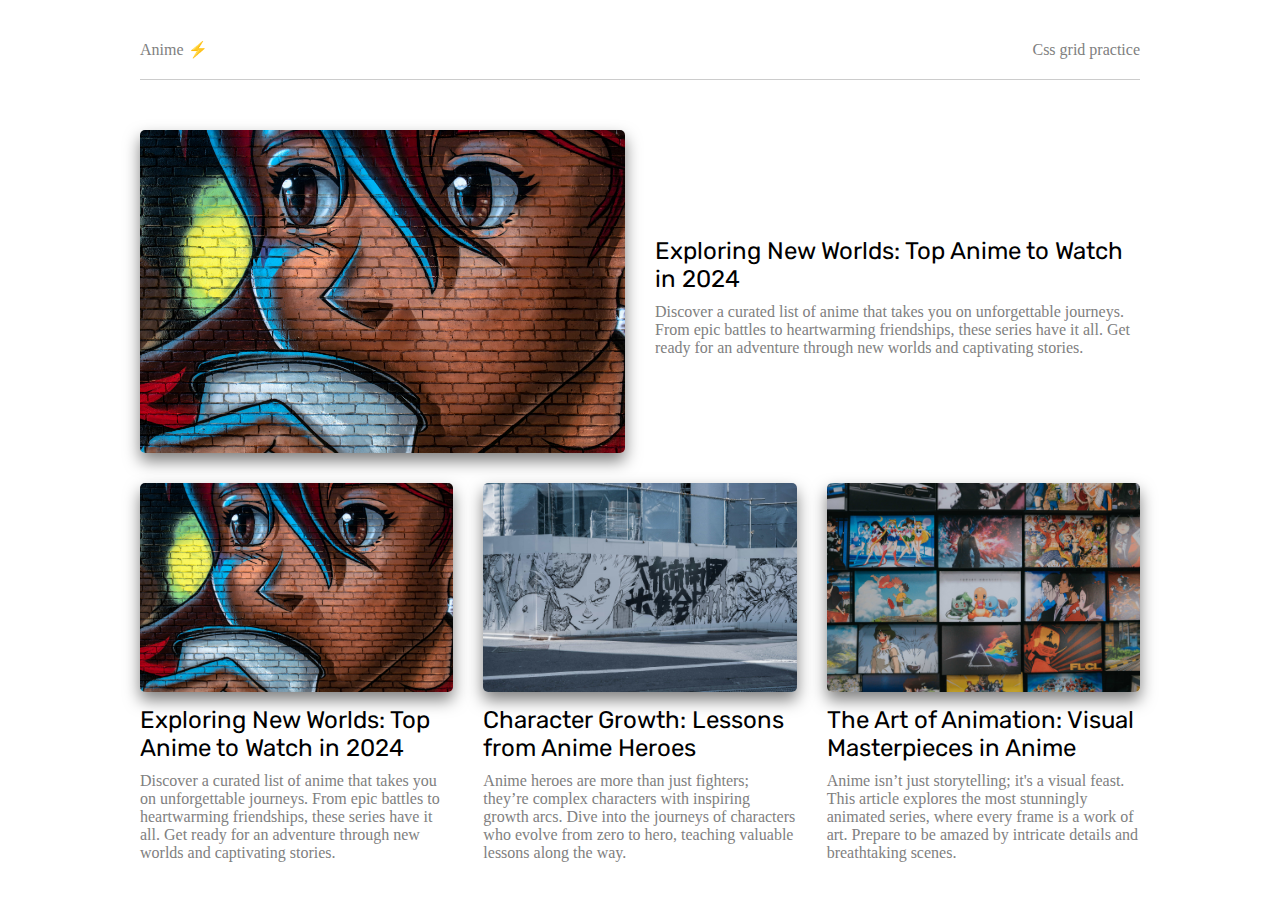
<file: column-layout/index.html>
<!DOCTYPE html>
<html lang="en">

<head>
  <meta charset="UTF-8">
  <meta name="viewport" content="width=device-width, initial-scale=1.0">
  <title>CSS Grid</title>
  <link rel="stylesheet" href="./style.css">
</head>

<body>
  <div class="container">
    <header>
      <p>Anime ⚡</p>
      <p>Css grid practice</p>
    </header>
  </div>
  <div class="container">
    <div class="grid-container">
      <article class="featured-article">
        <img src="files/anime-img (1)-min.jpg" alt="">
        <div class="content">
          <h2>Exploring New Worlds: Top Anime to Watch in 2024</h2>
          <p>Discover a curated list of anime that takes you on unforgettable journeys. From epic battles to
            heartwarming
            friendships, these series have it all. Get ready for an adventure through new worlds and captivating
            stories.
          </p>
        </div>
      </article>
      <article>
        <img src="files/anime-img (1)-min.jpg" alt="">
        <div class="content">
          <h2>Exploring New Worlds: Top Anime to Watch in 2024</h2>
          <p>Discover a curated list of anime that takes you on unforgettable journeys. From epic battles to
            heartwarming
            friendships, these series have it all. Get ready for an adventure through new worlds and captivating
            stories.
          </p>
        </div>
      </article>
      <article>
        <img src="files/anime-img (2)-min.jpg" alt="">
        <div class="content">
          <h2>Character Growth: Lessons from Anime Heroes</h2>
          <p>Anime heroes are more than just fighters; they’re complex characters with inspiring growth arcs. Dive into
            the journeys of characters who evolve from zero to hero, teaching valuable lessons along the way.</p>
        </div>
      </article>
      <article>
        <img src="files/anime-img (3)-min.jpg" alt="">
        <div class="content">
          <h2>The Art of Animation: Visual Masterpieces in Anime</h2>
          <p>Anime isn’t just storytelling; it's a visual feast. This article explores the most stunningly animated
            series, where every frame is a work of art. Prepare to be amazed by intricate details and breathtaking
            scenes.
          </p>
        </div>
      </article>
    </div>
  </div>



  <script src="script.js"></script>
</body>

</html>
</file>
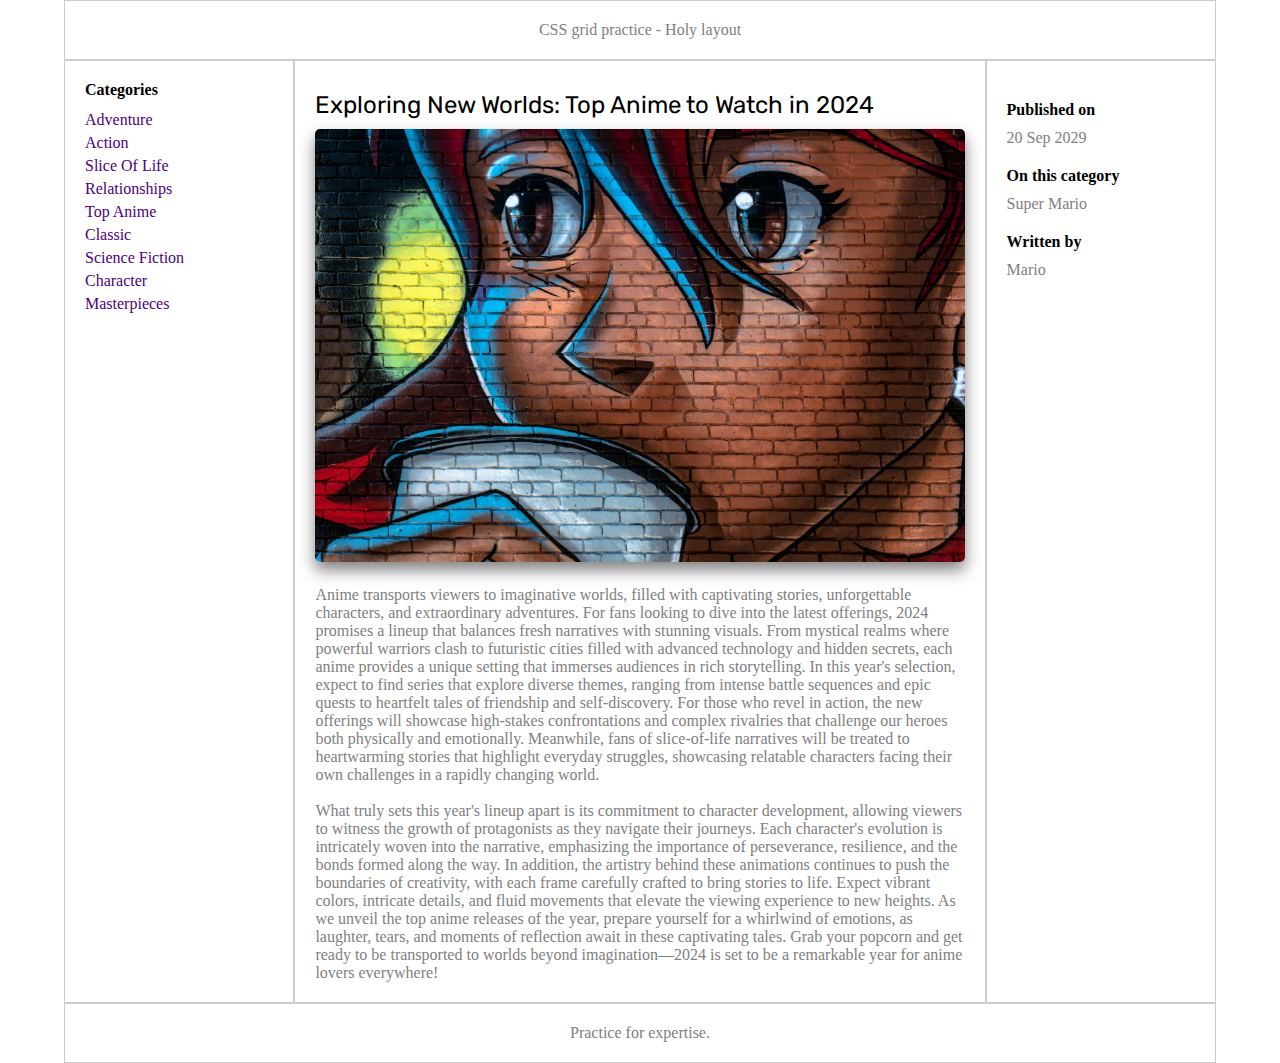
<file: holy-layout/index.html>
<!DOCTYPE html>
<html lang="en">

<head>
  <meta charset="UTF-8">
  <meta name="viewport" content="width=device-width, initial-scale=1.0">
  <title>CSS Grid</title>
  <link rel="stylesheet" href="./style.css">
</head>

<body>
  <header>
    <div class="container">
      <p>CSS grid practice - Holy layout</p>
    </div>
  </header>
  <div class="container">
    <div class="grid-container">
      <aside class="categories">
        <div>
          <h4>Categories</h4>
          <div class="links">
            <a href="#">Adventure</a>
            <a href="#">Action</a>
            <a href="#">Slice Of Life</a>
            <a href="#">Relationships</a>
            <a href="#">Top Anime </a>
            <a href="#">Classic </a>
            <a href="#">Science Fiction</a>
            <a href="#">Character</a>
            <a href="#">Masterpieces</a>
          </div>

        </div>

      </aside>

      <article class="featured-article">
        <h2>Exploring New Worlds: Top Anime to Watch in 2024</h2>
        <img src="files/anime-img (1)-min.jpg" alt="">
        <div class="content">
          <p>Anime transports viewers to imaginative worlds, filled with captivating stories, unforgettable characters,
            and extraordinary adventures. For fans looking to dive into the latest offerings, 2024 promises a lineup
            that balances fresh narratives with stunning visuals. From mystical realms where powerful warriors clash to
            futuristic cities filled with advanced technology and hidden secrets, each anime provides a unique setting
            that immerses audiences in rich storytelling. In this year's selection, expect to find series that explore
            diverse themes, ranging from intense battle sequences and epic quests to heartfelt tales of friendship and
            self-discovery. For those who revel in action, the new offerings will showcase high-stakes confrontations
            and complex rivalries that challenge our heroes both physically and emotionally. Meanwhile, fans of
            slice-of-life narratives will be treated to heartwarming stories that highlight everyday struggles,
            showcasing relatable characters facing their own challenges in a rapidly changing world.
            <br>
            <br>
            What truly sets this year's lineup apart is its commitment to character development, allowing viewers to
            witness the growth of protagonists as they navigate their journeys. Each character's evolution is
            intricately woven into the narrative, emphasizing the importance of perseverance, resilience, and the bonds
            formed along the way. In addition, the artistry behind these animations continues to push the boundaries of
            creativity, with each frame carefully crafted to bring stories to life. Expect vibrant colors, intricate
            details, and fluid movements that elevate the viewing experience to new heights. As we unveil the top anime
            releases of the year, prepare yourself for a whirlwind of emotions, as laughter, tears, and moments of
            reflection await in these captivating tales. Grab your popcorn and get ready to be transported to worlds
            beyond imagination—2024 is set to be a remarkable year for anime lovers everywhere!
          </p>
        </div>
      </article>

      <aside class="info-sidebar">
        <div class="post-info">
          <h4>Published on</h4>
          <p>20 Sep 2029</p>
          <h4>On this category</h4>
          <p>Super Mario</p>
          <h4>Written by</h4>
          <p>Mario</p>
        </div>
      </aside>
    </div>
  </div>

  <footer>
    <div class="container">
      <p>Practice for expertise.</p>
    </div>
  </footer>


  <script src="script.js"></script>
</body>

</html>
</file>
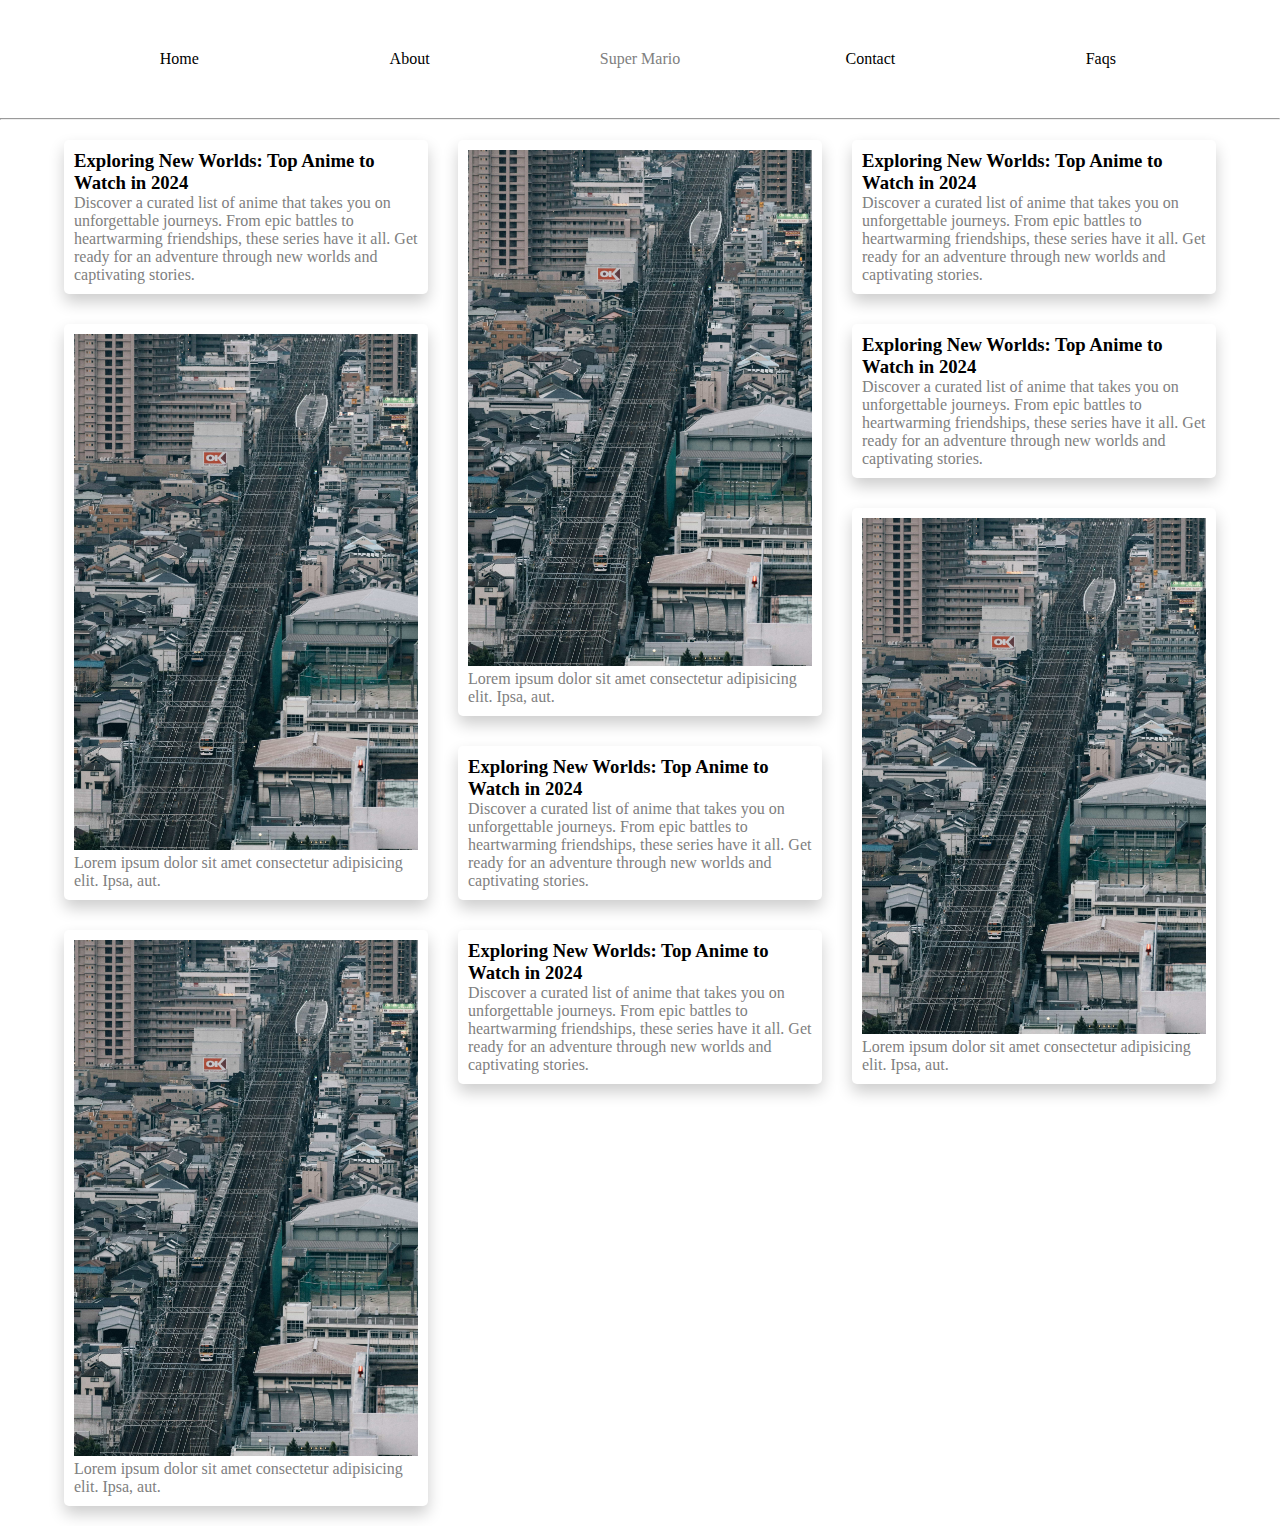
<file: masonry-layout/index.html>
<!DOCTYPE html>
<html lang="en">

<head>
  <meta charset="UTF-8">
  <meta name="viewport" content="width=device-width, initial-scale=1.0">
  <title>CSS Grid</title>
  <link rel="stylesheet" href="./style.css">
</head>

<body>
  <header>
    <div class="container">
      <nav>
        <a href="/">Home</a>
        <a href="/">About</a>
        <p>Super Mario</p>
        <a href="/">Contact</a>
        <a href="/">Faqs</a>
      </nav>
    </div>
  </header>
  <hr>
  <section>
    <div class="container">
      <div class="grid-container">

        <article>
          <h3>Exploring New Worlds: Top Anime to Watch in 2024</h3>
          <p>Discover a curated list of anime that takes you on unforgettable journeys. From epic battles to heartwarming friendships, these series have it all. Get ready for an adventure through new worlds and captivating stories.</p>
        </article>

        <div class="img-card tall">
          <img src="./files/taller-img-min.jpg" alt="">
          <p>Lorem ipsum dolor sit amet consectetur adipisicing elit. Ipsa, aut.</p>
        </div>

        <article>
          <h3>Exploring New Worlds: Top Anime to Watch in 2024</h3>
          <p>Discover a curated list of anime that takes you on unforgettable journeys. From epic battles to heartwarming friendships, these series have it all. Get ready for an adventure through new worlds and captivating stories.</p>
        </article>

        <div class="img-card tall">
          <img src="./files/taller-img-min.jpg" alt="">
          <p>Lorem ipsum dolor sit amet consectetur adipisicing elit. Ipsa, aut.</p>
        </div>

        <article>
          <h3>Exploring New Worlds: Top Anime to Watch in 2024</h3>
          <p>Discover a curated list of anime that takes you on unforgettable journeys. From epic battles to heartwarming friendships, these series have it all. Get ready for an adventure through new worlds and captivating stories.</p>
        </article>

        <div class="img-card tall">
          <img src="./files/taller-img-min.jpg" alt="">
          <p>Lorem ipsum dolor sit amet consectetur adipisicing elit. Ipsa, aut.</p>
        </div>

        <article>
          <h3>Exploring New Worlds: Top Anime to Watch in 2024</h3>
          <p>Discover a curated list of anime that takes you on unforgettable journeys. From epic battles to heartwarming friendships, these series have it all. Get ready for an adventure through new worlds and captivating stories.</p>
        </article>
        
        <div class="img-card tall">
          <img src="./files/taller-img-min.jpg" alt="">
          <p>Lorem ipsum dolor sit amet consectetur adipisicing elit. Ipsa, aut.</p>
        </div>

        <article>
          <h3>Exploring New Worlds: Top Anime to Watch in 2024</h3>
          <p>Discover a curated list of anime that takes you on unforgettable journeys. From epic battles to heartwarming friendships, these series have it all. Get ready for an adventure through new worlds and captivating stories.</p>
        </article>

      </div>
    </div>
  </section>


  <script src="script.js"></script>
</body>

</html>
</file>
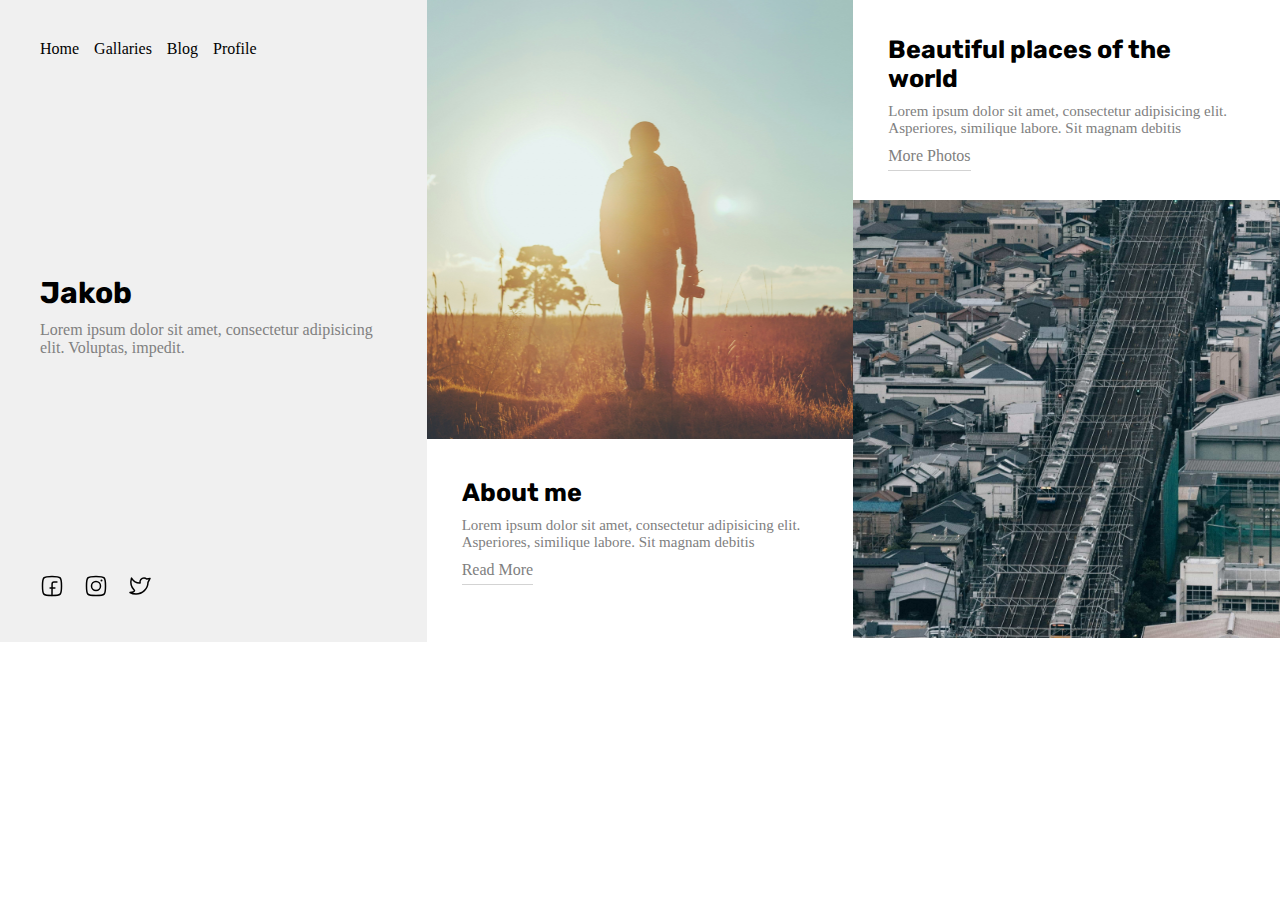
<file: photographer-portfolio/index.html>
<!DOCTYPE html>
<html lang="en">

<head>
  <meta charset="UTF-8">
  <meta name="viewport" content="width=device-width, initial-scale=1.0">
  <title>CSS Grid</title>
  <link rel="stylesheet" href="./style.css">
</head>

<body>
  <section class="grid-container">
    <div class="first-part">
      <nav>
        <a href="/">Home</a>
        <a href="/">Gallaries</a>
        <a href="/">Blog</a>
        <a href="/">Profile</a>
      </nav>
      <div class="main-content">
        <h3>Jakob</h3>
        <p>Lorem ipsum dolor sit amet, consectetur adipisicing elit. Voluptas, impedit.</p>
      </div>
      <div class="social-icons">
        <a href="#"><svg xmlns="http://www.w3.org/2000/svg" viewBox="0 0 24 24" width="24" height="24" color="#000000"
            fill="none">
            <path
              d="M2.5 12C2.5 7.52166 2.5 5.28249 3.89124 3.89124C5.28249 2.5 7.52166 2.5 12 2.5C16.4783 2.5 18.7175 2.5 20.1088 3.89124C21.5 5.28249 21.5 7.52166 21.5 12C21.5 16.4783 21.5 18.7175 20.1088 20.1088C18.7175 21.5 16.4783 21.5 12 21.5C7.52166 21.5 5.28249 21.5 3.89124 20.1088C2.5 18.7175 2.5 16.4783 2.5 12Z"
              stroke="currentColor" stroke-width="1.5" stroke-linejoin="round" />
            <path
              d="M16.9265 8.02637H13.9816C12.9378 8.02637 12.0894 8.86847 12.0817 9.91229L11.9964 21.4268M10.082 14.0017H14.8847"
              stroke="currentColor" stroke-width="1.5" stroke-linecap="round" stroke-linejoin="round" />
          </svg></a>
        <a href="#"><svg xmlns="http://www.w3.org/2000/svg" viewBox="0 0 24 24" width="24" height="24" color="#000000"
            fill="none">
            <path
              d="M2.5 12C2.5 7.52166 2.5 5.28249 3.89124 3.89124C5.28249 2.5 7.52166 2.5 12 2.5C16.4783 2.5 18.7175 2.5 20.1088 3.89124C21.5 5.28249 21.5 7.52166 21.5 12C21.5 16.4783 21.5 18.7175 20.1088 20.1088C18.7175 21.5 16.4783 21.5 12 21.5C7.52166 21.5 5.28249 21.5 3.89124 20.1088C2.5 18.7175 2.5 16.4783 2.5 12Z"
              stroke="currentColor" stroke-width="1.5" stroke-linejoin="round" />
            <path
              d="M16.5 12C16.5 14.4853 14.4853 16.5 12 16.5C9.51472 16.5 7.5 14.4853 7.5 12C7.5 9.51472 9.51472 7.5 12 7.5C14.4853 7.5 16.5 9.51472 16.5 12Z"
              stroke="currentColor" stroke-width="1.5" />
            <path d="M17.5078 6.5L17.4988 6.5" stroke="currentColor" stroke-width="2" stroke-linecap="round"
              stroke-linejoin="round" />
          </svg></a>
        <a href="#"><svg xmlns="http://www.w3.org/2000/svg" viewBox="0 0 24 24" width="24" height="24" color="#000000"
            fill="none">
            <path
              d="M2 18.5C3.76504 19.521 5.81428 20 8 20C14.4808 20 19.7617 14.8625 19.9922 8.43797L22 4.5L18.6458 5C17.9407 4.37764 17.0144 4 16 4C13.4276 4 11.5007 6.51734 12.1209 8.98003C8.56784 9.20927 5.34867 7.0213 3.48693 4.10523C2.25147 8.30185 3.39629 13.3561 6.5 16.4705C6.5 17.647 3.5 18.3488 2 18.5Z"
              stroke="currentColor" stroke-width="1.5" stroke-linejoin="round" />
          </svg></a>
      </div>
    </div>

    <div class="second-part">
      <img src="./files/photographer.jpg" alt="">
      <div class="content">
        <h3>About me</h3>
        <p>Lorem ipsum dolor sit amet, consectetur adipisicing elit. Asperiores, similique labore. Sit magnam debitis</p>
        <a href="#">Read More</a>
      </div>
    </div>

    <div class="third-part">
      <div class="content">
        <h3>Beautiful places of the world</h3>
        <p>Lorem ipsum dolor sit amet, consectetur adipisicing elit. Asperiores, similique labore. Sit magnam debitis</p>
        <a href="#">More Photos</a>
      </div>
      <img src="./files/taller-img-min.jpg" alt="">
    </div>


  </section>


  <script src="script.js"></script>
</body>

</html>
</file>
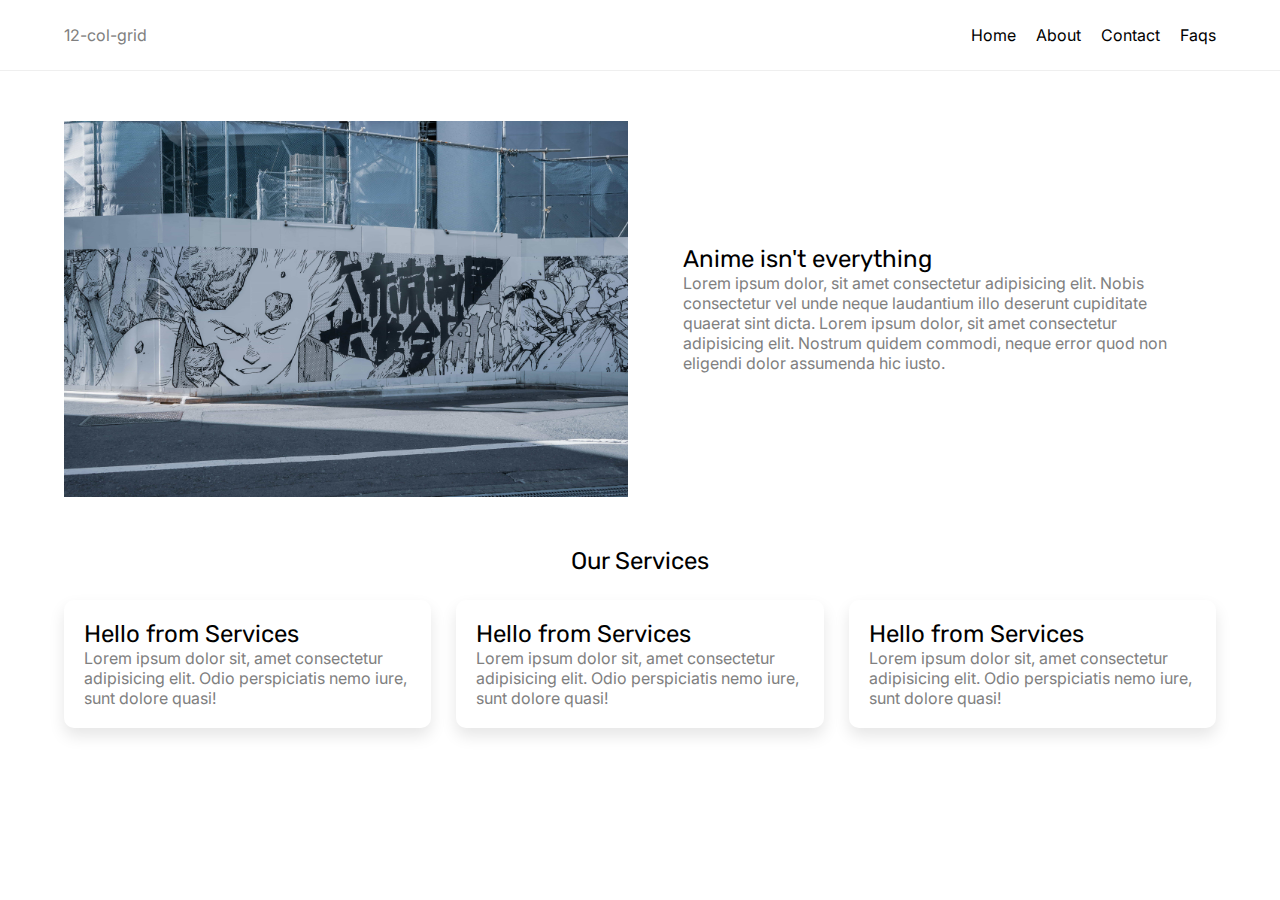
<file: twelve-col-layout/index.html>
<!DOCTYPE html>
<html lang="en">

<head>
  <meta charset="UTF-8">
  <meta name="viewport" content="width=device-width, initial-scale=1.0">
  <title>CSS Grid</title>
  <link rel="stylesheet" href="./style.css">
</head>

<body>
  <header>
    <div class="container">
      <section class="grid-container">
        <p class="logo">12-col-grid</p>
        <nav>
          <a href="/">Home</a>
          <a href="/">About</a>
          <a href="/">Contact</a>
          <a href="/">Faqs</a>
        </nav>
      </section>
    </div>
  </header>
  <section class="hero-section">
    <div class="container">
      <div class="grid-container">
        <img src="./files/anime-img (2)-min.jpg" alt="">
        <div class="content">
          <h2>Anime isn't everything</h2>
          <p>Lorem ipsum dolor, sit amet consectetur adipisicing elit. Nobis consectetur vel unde neque laudantium illo deserunt cupiditate quaerat sint dicta. Lorem ipsum dolor, sit amet consectetur adipisicing elit. Nostrum quidem commodi, neque error quod non eligendi dolor assumenda hic iusto.</p>
        </div>
      </div>
    </div>
  </section>
  <section class="service-section">
    <div class="container">
      <div class="grid-container">
        <div class="title">
          <h2>Our Services</h2>
        </div>
          <div class="card">
            <h2>Hello from Services</h2>
            <p>Lorem ipsum dolor sit, amet consectetur adipisicing elit. Odio perspiciatis nemo iure, sunt dolore quasi!</p>
          </div>
          <div class="card">
            <h2>Hello from Services</h2>
            <p>Lorem ipsum dolor sit, amet consectetur adipisicing elit. Odio perspiciatis nemo iure, sunt dolore quasi!</p>
          </div>
          <div class="card">
            <h2>Hello from Services</h2>
            <p>Lorem ipsum dolor sit, amet consectetur adipisicing elit. Odio perspiciatis nemo iure, sunt dolore quasi!</p>
          </div>
      </div>
    </div>
  </section>


  <script src="script.js"></script>
</body>

</html>
</file>
<file: column-layout/style.css>
@import url('https://fonts.googleapis.com/css2?family=Afacad+Flux:wght@100..1000&family=DM+Mono:ital,wght@0,300;0,400;0,500;1,300;1,400;1,500&family=Rubik:ital,wght@0,300..900;1,300..900&display=swap');

*{
  margin: 0;
  padding: 0;
  box-sizing: border-box;

}
h2{
  font-family: "Rubik", sans-serif;
  font-weight: normal;
}
p{
  font-family: inter;
  color: gray;
}
.container{
  max-width: 1000px;
  width: 90%;
  margin: 0 auto;
}
header{
  margin: 20px 0;
  padding: 20px 0;
  border-bottom: 1px solid #ccc;
  display: flex;
  justify-content: space-between;
  align-items: center;
}

.grid-container{
  margin: 50px 0;
  display: grid;
  grid-template-columns: repeat(3, 1fr);
  gap: 30px;
}
article img {
  width: 100%;
  border-radius: 5px;
  box-shadow: 0 8px 16px 0 rgba(0, 0, 0, 0.5);
}
article h2 {
  margin: 10px 0;
}
.featured-article{
  grid-column: span 3;
  display: grid;
  grid-template-columns: repeat(2, 1fr);
  gap: 30px;
  align-items: center;
}

@media screen and (max-width: 768px){
  article{
    grid-column: span 3;
    display: grid;
    grid-template-columns: repeat(2, 1fr);
    gap: 30px;
    align-items: center;
  }
  .featured-article{
    grid-template-columns:  1fr;
  }
}

@media screen and (max-width: 680px){
  article{
    grid-column: span 3;
    display: block;
  }
  .featured-article{
    grid-template-columns:  1fr;
  }
}
</file>
<file: holy-layout/style.css>
@import url('https://fonts.googleapis.com/css2?family=Afacad+Flux:wght@100..1000&family=DM+Mono:ital,wght@0,300;0,400;0,500;1,300;1,400;1,500&family=Rubik:ital,wght@0,300..900;1,300..900&display=swap');

*{
  margin: 0;
  padding: 0;
  box-sizing: border-box;

}
h2{
  font-family: "Rubik", sans-serif;
  font-weight: normal;
}
p{
  font-family: inter;
  color: gray;
}
.container{
  max-width: 1200px;
  width: 90%;
  margin: 0 auto;
}

header .container {
  padding: 20px 0;
  border: 1px solid #ccc;
  text-align: center;
}
.grid-container{
  display: grid;
  grid-template-columns: repeat(5, 1fr);
}
.grid-container > *{
  padding: 20px;
  border: 1px solid #ccc;
}
.links {
  display: flex;
  flex-direction: column;
  gap: 5px;
  margin-top: 12px;
}

.links a {
  text-decoration: none;
  color: indigo;
}
article{
  grid-column: span 3;
}
article img {
  width: 100%;
  border-radius: 5px;
  box-shadow: 0 8px 16px 0 rgba(0, 0, 0, 0.5);
  margin-bottom: 20px;
}
article h2 {
  margin: 10px 0;
}

aside .post-info h4{
  margin: 20px 0 10px;
}

footer .container {
  padding: 20px 0;
  border: 1px solid #ccc;
  text-align: center;
}

@media screen and (max-width: 1000px) {
  .categories{
    grid-column: span 5;
  }
  .categories .links {
    display: inline-block;
  }
  .categories .links a{
    margin-right: 10px;
  }
  article{
    grid-column: span 4;
  }
  /* .info-sidebar{
    grid-column: span 1;
  } */
}

@media screen and (max-width: 800px) {
  .categories{
    grid-column: span 5;
  }
  .categories .links {
    display: inline-block;
  }
  .categories .links a{
    margin-right: 10px;
  }
  article{
    grid-column: span 5;
  }
  .info-sidebar{
    grid-column: span 5;
  }
}
</file>
<file: masonry-layout/style.css>
@import url('https://fonts.googleapis.com/css2?family=Afacad+Flux:wght@100..1000&family=DM+Mono:ital,wght@0,300;0,400;0,500;1,300;1,400;1,500&family=Rubik:ital,wght@0,300..900;1,300..900&display=swap');

*{
  margin: 0;
  padding: 0;
  box-sizing: border-box;

}
h2{
  font-family: "Rubik", sans-serif;
  font-weight: normal;
}
p{
  font-family: inter;
  color: gray;
}
.container{
  max-width: 1200px;
  width: 90%;
  margin: 0 auto;
}
.img-card img {
  width: 100%;
}
nav{
  padding: 50px 0;
  display: grid;
  grid-template-columns: repeat(5, 1fr);
  justify-items: center;
  align-items: center;
}
@media screen and (max-width:640px) {
  nav{
    grid-template-columns: repeat(4, 1fr);
    grid-row-gap: 20px;
  }
  nav > p {
    grid-column: span 5;
    grid-row: 1;
  }
}
nav a {
  text-decoration: none;
  color: black;
}
.grid-container{
  margin: 20px 0;
  display: grid;
  grid-template-columns: repeat(3, 1fr);
  gap: 30px;
  align-items: start;
}
.img-card{
  padding: 10px;
  box-shadow: 0 8px 16px 0 rgba(0, 0, 0, 0.2);
  border-radius: 5px;
  grid-row: span 3;
}
article{
  padding: 10px;
  box-shadow: 0 8px 16px 0 rgba(0, 0, 0, 0.2);
  border-radius: 5px;
}

@media screen and (max-width: 1060px) {
  .grid-container{
    grid-template-columns: repeat(2, 1fr);
    align-items: stretch;
  }
  .img-card{
    grid-row: span 4;
  }
}

@media screen and (max-width: 880px) {
  .grid-container{
    grid-template-columns: 1fr;
    align-items: start;
  }
  .img-card{
    grid-row: span 3;
  }
}
</file>
<file: photographer-portfolio/style.css>
@import url('https://fonts.googleapis.com/css2?family=Afacad+Flux:wght@100..1000&family=DM+Mono:ital,wght@0,300;0,400;0,500;1,300;1,400;1,500&family=Rubik:ital,wght@0,300..900;1,300..900&display=swap');

*{
  margin: 0;
  padding: 0;
  box-sizing: border-box;

}
h2, h3, h4, h5, h6{
  font-family: "Rubik", sans-serif;
  font-weight: normal;
}
p{
  font-family: inter;
  color: gray;
}
img{
  width: 100%;
}
.container{
  max-width: 1200px;
  width: 90%;
  margin: 0 auto;
}
.grid-container{
  display: grid;
  grid-template-columns: repeat(3, 1fr);
}
.first-part{
  padding: 40px;
  display: flex;
  flex-direction: column;
  justify-content: space-between;
  background-color: #efefefef;
}
nav {
  display: flex;
  gap: 15px;
}

nav a {
  text-decoration: none;
  color: black;
}
.first-part .main-content h3 {
  font-size: 30px;
  margin-bottom: 10px;
  font-weight: bold;
}
.social-icons {
  display: flex;
  gap: 20px;
}

.content{
  padding: 35px;
}
.content h3{
  font-size: 25px;
  font-weight: bold;
  margin-bottom: 5px;
}
.content p{
  font-size: 15px;
  margin: 10px 0;
}
.content a{
  text-decoration: none;
  color: gray;
  padding-bottom: 6px;
  border-bottom: 1px solid #d3d3d3;
}
@media screen and (max-width: 900px){
  .grid-container{
    display: grid;
    grid-template-columns: repeat(2, 1fr);
  }
  .third-part{
    grid-column: span 2;
    display: grid;
    grid-template-columns: repeat(2, 1fr);
    align-items: center;
  }
}
@media screen and (max-width: 600px){
  .first-part .main-content{
    padding: 50px 0;
  }
  .first-part, .second-part, .third-part{
    grid-column: span 2;
  }
  .third-part{
    display: block;
  }
}
</file>
<file: twelve-col-layout/style.css>
@import url('https://fonts.googleapis.com/css2?family=Afacad+Flux:wght@100..1000&family=DM+Mono:ital,wght@0,300;0,400;0,500;1,300;1,400;1,500&family=Rubik:ital,wght@0,300..900;1,300..900&display=swap');
@import url('https://fonts.googleapis.com/css2?family=Inter:ital,opsz,wght@0,14..32,100..900;1,14..32,100..900&display=swap');
*{
  margin: 0;
  padding: 0;
  box-sizing: border-box;
  font-family: inter;

}
h2, h3, h4, h5, h6{
  font-family: "Rubik", sans-serif;
  font-weight: normal;
}
p{
  font-family: inter;
  color: gray;
}
img{
  width: 100%;
}
.container{
  max-width: 1200px;
  width: 90%;
  margin: 0 auto;
}
.grid-container{
  display: grid;
  grid-template-columns: repeat(12, 1fr);
  gap: 25px;
}

/* header */
header{
  padding: 25px 0;
  border-bottom: 1px solid #efefef;
}
header .container .grid-container .logo{
  grid-column: span 6;
}
header .container .grid-container nav{
  grid-column: span 6;
  justify-self: end;
  display: flex;
  gap: 20px;
}
header .container .grid-container nav a{
  text-decoration: none;
  color: black;
}

/* hero section */
.hero-section{
  margin: 50px 0;
}
.hero-section .container .grid-container{
  align-items: center;
}
.hero-section .container .grid-container img{
  grid-column: span 6;
}
.hero-section .container .grid-container .content{
  padding: 30px;
  grid-column: span 6;
}

/* service section */
.service-section{
  margin: 50px 0;
}
.service-section .container .grid-container .title{
  grid-column: span 12;
  text-align: center;
}
.service-section .container .grid-container .card{
  grid-column: span 4;
  padding: 20px;
  box-shadow: 0 8px 16px 0 rgba(0, 0, 0, 0.1);
  border-radius: 10px;
}


@media screen and (max-width: 800px) {
  header .container .grid-container .logo{
    grid-column: span 12;
    justify-self: center;
  }
  header .container .grid-container nav{
    grid-column: span 12;
    justify-self: center;
  }
  .hero-section{
    margin: 20px 0;
  }
  .hero-section .container .grid-container img{
    grid-column: span 12;
  }
  .hero-section .container .grid-container .content{
    padding: 10px;
    grid-column: span 12;
  }
  .service-section .container .grid-container .card{
    grid-column: span 12;
  }
  
}
</file>
